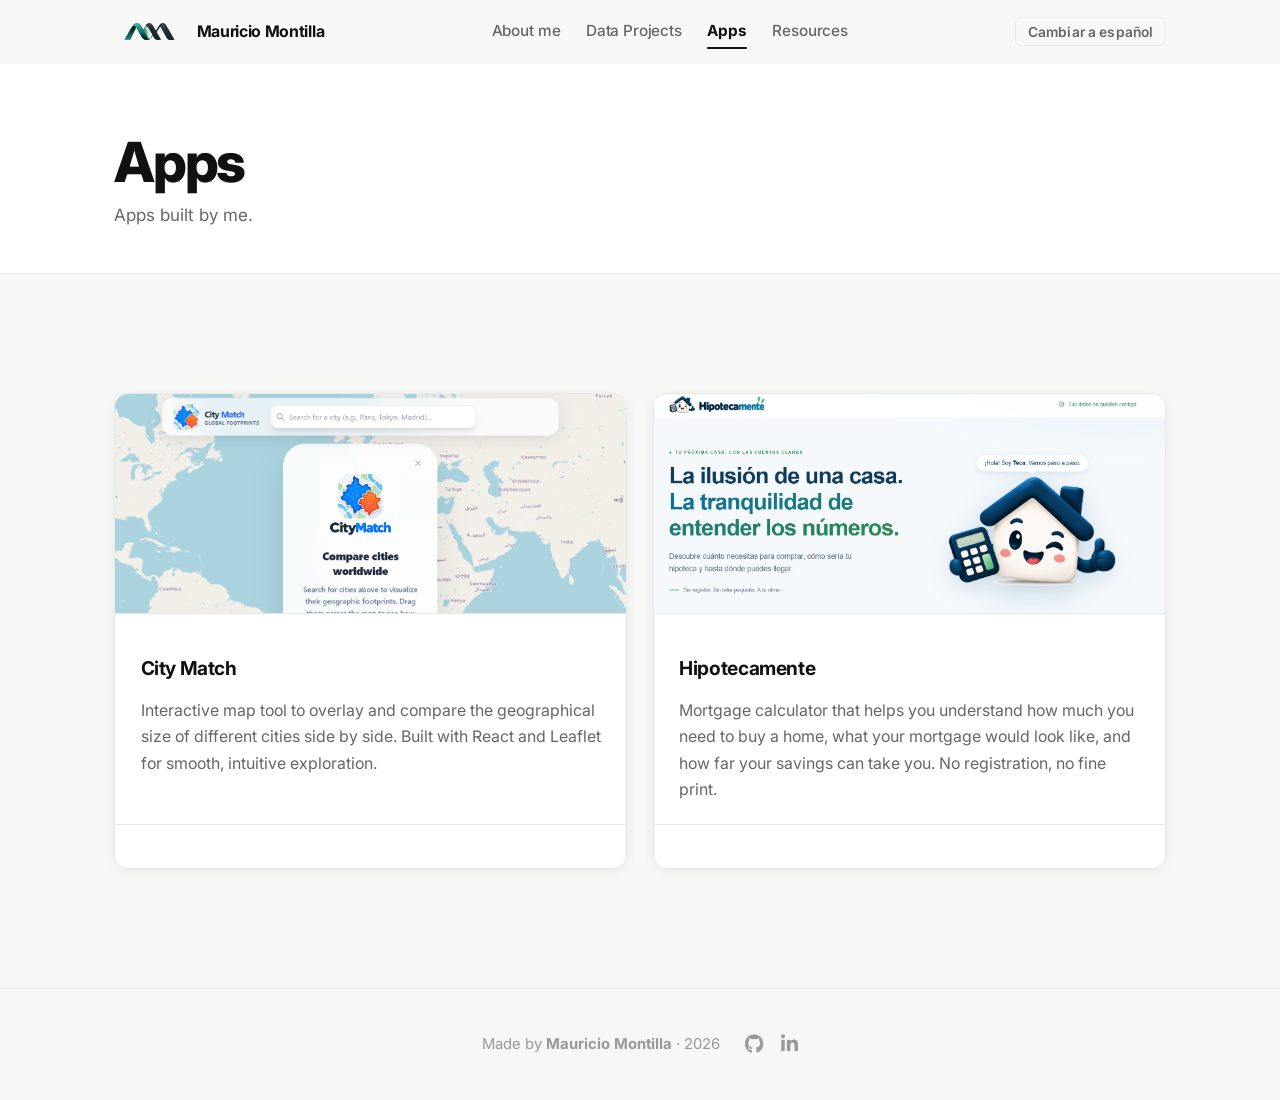
<file: apps.html>
<!DOCTYPE html>
<html lang="en">
<head>
  <meta charset="UTF-8" />
  <meta name="viewport" content="width=device-width, initial-scale=1.0" />
  <meta name="description" content="Mauricio Montilla — Apps & Tools: software built to solve real problems." />
  <meta name="author" content="Mauricio Montilla" />
  <title>Apps & Tools — Mauricio Montilla</title>

  <!-- Google Fonts: Inter -->
  <link rel="preconnect" href="https://fonts.googleapis.com" />
  <link rel="preconnect" href="https://fonts.gstatic.com" crossorigin />
  <link href="https://fonts.googleapis.com/css2?family=Inter:wght@300;400;500;600;700;800;900&display=swap" rel="stylesheet" />

  <!-- FontAwesome 6 -->
  <link rel="stylesheet" href="https://cdnjs.cloudflare.com/ajax/libs/font-awesome/6.5.0/css/all.min.css" integrity="sha512-Avb2QiuDEEvB4bZJYdft2mNjVShBftLdPG8FJ0V7irTLQ8Uo0qcPxh4Plq7G5tGm0rU+1SPhVotteLpBERwOg==" crossorigin="anonymous" referrerpolicy="no-referrer" />

  <!-- AOS — Animate On Scroll -->
  <link rel="stylesheet" href="https://unpkg.com/aos@2.3.1/dist/aos.css" />

  <!-- Site styles -->
  <link rel="stylesheet" href="style.css?v=mobile-menu-fix-2" />
  <link rel="icon" type="image/png" href="personalweblogo.png?v=1" />
</head>
<body>

  <!-- ============================================================
       NAVBAR
  ============================================================ -->
  <header class="navbar" id="navbar">
    <div class="navbar__inner container">

      <!-- Logo / Name -->
      <a href="index.html" class="navbar__logo">
        <img class="navbar__brand-image" src="personalweblogo.png" alt="Mauricio Montilla" width="72" height="34" />
        <span class="navbar__name">Mauricio Montilla</span>
      </a>

      <!-- Desktop nav links -->
      <nav class="navbar__links" aria-label="Main navigation" data-i18n-aria="nav.main">
        <a href="index.html"    class="navbar__link" data-i18n="nav.about">Sobre mí</a>
        <a href="projects.html" class="navbar__link" data-i18n="nav.projects">Data Projects</a>
        <a href="apps.html"     class="navbar__link navbar__link--active" data-i18n="nav.apps">Apps</a>
        <a href="blog.html"     class="navbar__link" data-i18n="nav.blog">Recursos</a>
      </nav>

      <!-- Right controls -->
      <div class="navbar__controls">
        <button class="lang-toggle" id="langToggle" aria-label="Toggle language">
          <span id="langLabel">Cambiar a español</span>
        </button>
        <button class="hamburger" id="hamburger" aria-label="Open menu" data-i18n-aria="nav.menu" aria-expanded="false">
          <span class="hamburger__line"></span>
          <span class="hamburger__line"></span>
          <span class="hamburger__line"></span>
        </button>
      </div>

    </div><!-- /.navbar__inner -->

    <!-- Mobile menu overlay -->
    <div class="mobile-menu" id="mobileMenu" aria-hidden="true">
      <nav class="mobile-menu__links" aria-label="Mobile navigation" data-i18n-aria="nav.mobile">
        <a href="index.html"    class="mobile-menu__link" data-i18n="nav.about">Sobre mí</a>
        <a href="projects.html" class="mobile-menu__link" data-i18n="nav.projects">Data Projects</a>
        <a href="apps.html"     class="mobile-menu__link" data-i18n="nav.apps">Apps</a>
        <a href="blog.html"     class="mobile-menu__link" data-i18n="nav.blog">Recursos</a>
        <button class="lang-toggle lang-toggle--mobile" id="langToggleMobile" aria-label="Toggle language">
          <span id="langLabelMobile">Cambiar a español</span>
        </button>
      </nav>
    </div>
  </header>


  <!-- ============================================================
       PAGE HEADER
  ============================================================ -->
  <div class="page-header">
    <div class="container">
      <h1 class="page-header__title" data-i18n="apps.title">Apps &amp; Tools</h1>
      <p class="page-header__subtitle" data-i18n="apps.subtitle">
        Software I've built to solve real problems.
      </p>
    </div>
  </div>


  <!-- ============================================================
       APPS GRID
  ============================================================ -->
  <main class="section" id="apps-main">
    <div class="container">
      <!-- Cards are rendered by JS -->
      <div class="card-grid card-grid--2col" id="appsGrid"></div>
    </div>
  </main>


  <!-- ============================================================
       FOOTER
  ============================================================ -->
  <footer class="footer">
    <div class="container">
      <div class="footer__inner">
        <p class="footer__text"><span data-i18n="footer.madeBy">Made by</span> <strong>Mauricio Montilla</strong> · 2026</p>
        <div class="footer__social">
          <a href="https://github.com/mauriciomontillagarcia" class="footer__social-link" target="_blank" rel="noopener noreferrer" aria-label="GitHub">
            <i class="fa-brands fa-github" aria-hidden="true"></i>
          </a>
          <a href="https://www.linkedin.com/in/mauricio-montilla-garc%C3%ADa-2953b1206/" class="footer__social-link" target="_blank" rel="noopener noreferrer" aria-label="LinkedIn">
            <i class="fa-brands fa-linkedin-in" aria-hidden="true"></i>
          </a>
        </div>
      </div>
    </div>
  </footer>


  <!-- ============================================================
       SCRIPTS
  ============================================================ -->
  <script src="https://unpkg.com/aos@2.3.1/dist/aos.js"></script>
  <script src="script.js?v=apps-preview-7"></script>

</body>
</html>
</file>
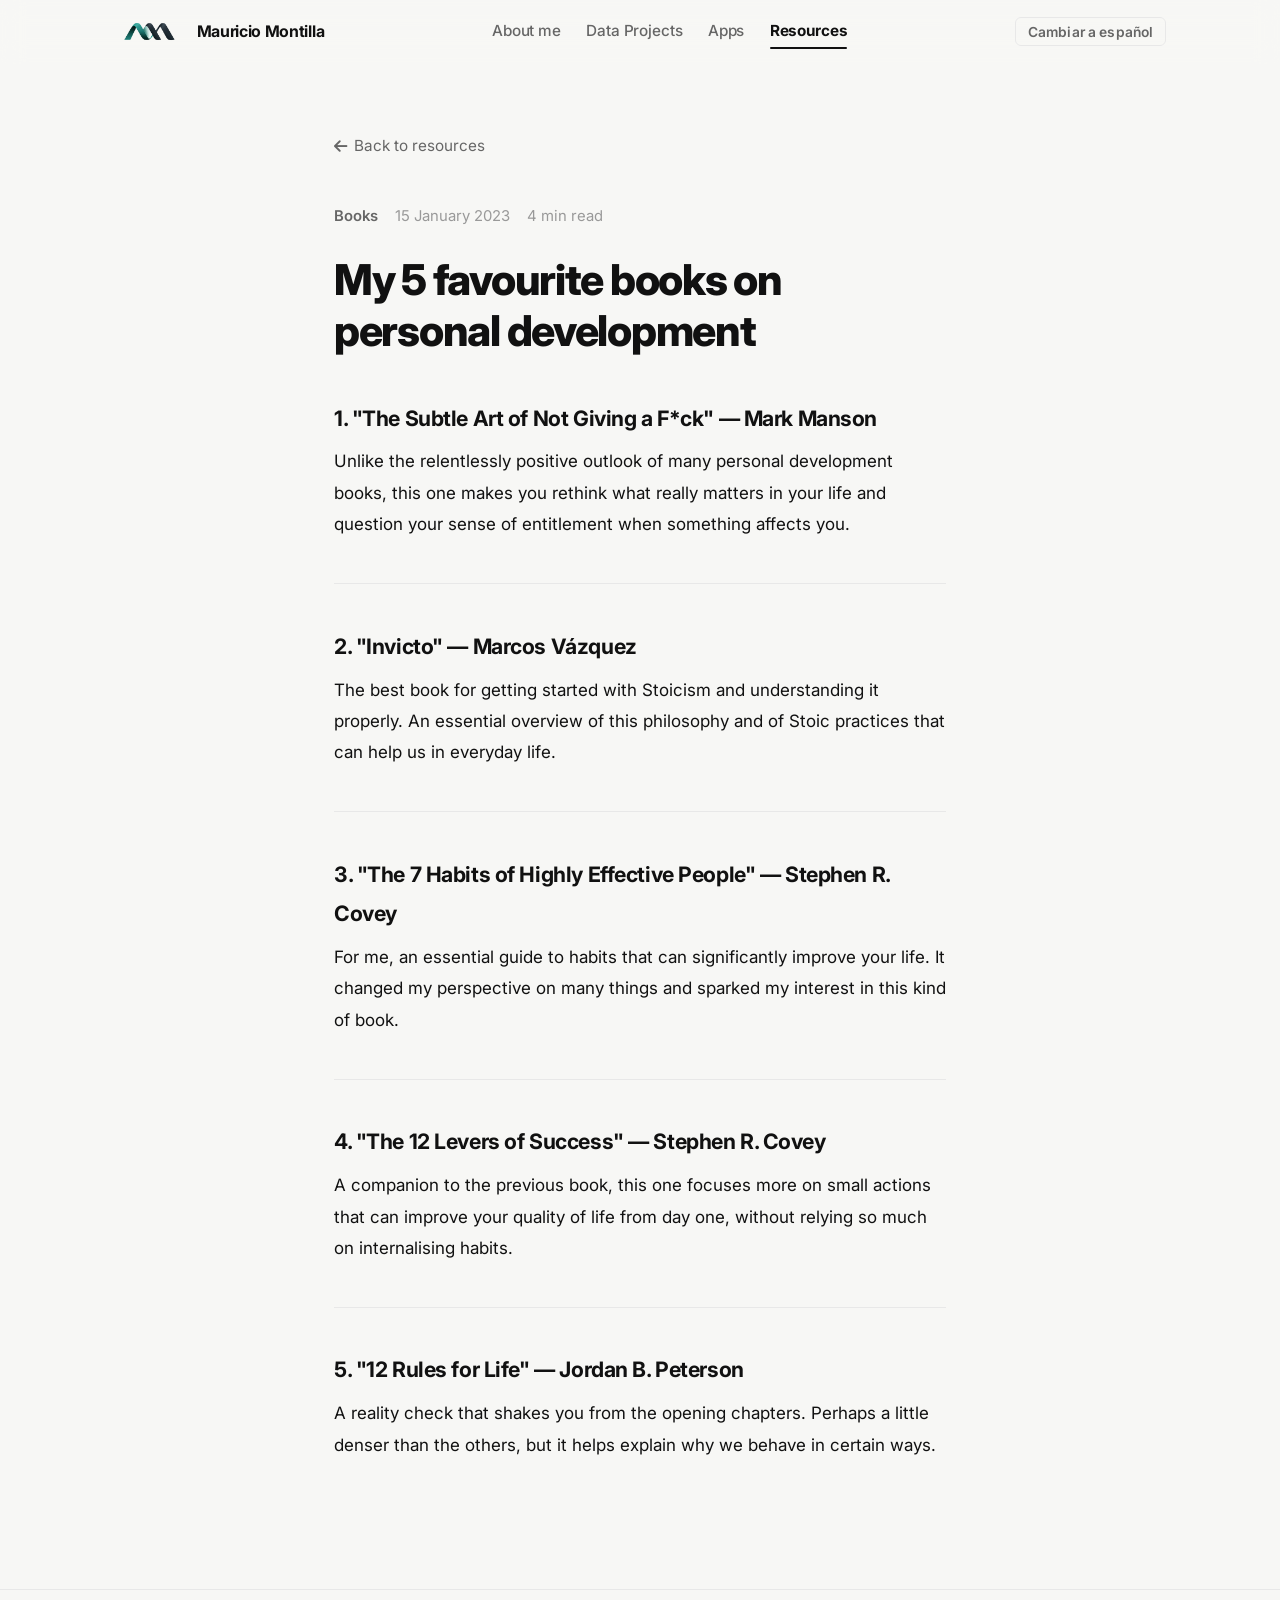
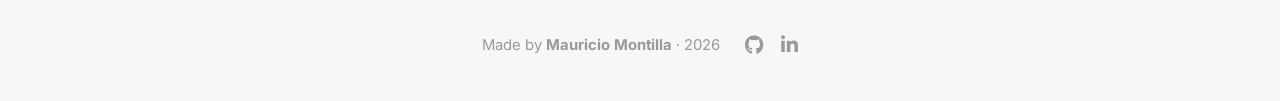
<file: blog-5-libros.html>
<!DOCTYPE html>
<html lang="es">
<head>
  <meta charset="UTF-8" />
  <meta name="viewport" content="width=device-width, initial-scale=1.0" />
  <meta name="description" content="Mis 5 libros favoritos sobre desarrollo personal — Mauricio Montilla" />
  <meta name="author" content="Mauricio Montilla" />
  <title>Mis 5 libros favoritos — Mauricio Montilla</title>

  <!-- Google Fonts: Inter -->
  <link rel="preconnect" href="https://fonts.googleapis.com" />
  <link rel="preconnect" href="https://fonts.gstatic.com" crossorigin />
  <link href="https://fonts.googleapis.com/css2?family=Inter:wght@300;400;500;600;700;800;900&display=swap" rel="stylesheet" />

  <!-- FontAwesome 6 -->
  <link rel="stylesheet" href="https://cdnjs.cloudflare.com/ajax/libs/font-awesome/6.5.0/css/all.min.css" integrity="sha512-Avb2QiuDEEvB4bZJYdft2mNjVShBftLdPG8FJ0V7irTLQ8Uo0qcPxh4Plq7G5tGm0rU+1SPhVotteLpBERwOg==" crossorigin="anonymous" referrerpolicy="no-referrer" />

  <!-- Site styles -->
  <link rel="stylesheet" href="style.css?v=mobile-menu-fix-2" />
  <link rel="icon" type="image/png" href="personalweblogo.png?v=1" />
</head>
<body>

  <!-- ============================================================
       NAVBAR
  ============================================================ -->
  <header class="navbar" id="navbar">
    <div class="navbar__inner container">

      <!-- Logo / Name -->
      <a href="index.html" class="navbar__logo">
        <img class="navbar__brand-image" src="personalweblogo.png" alt="Mauricio Montilla" width="72" height="34" />
        <span class="navbar__name">Mauricio Montilla</span>
      </a>

      <!-- Desktop nav links -->
      <nav class="navbar__links" aria-label="Main navigation" data-i18n-aria="nav.main">
        <a href="index.html"    class="navbar__link" data-i18n="nav.about">Sobre mí</a>
        <a href="projects.html" class="navbar__link" data-i18n="nav.projects">Data Projects</a>
        <a href="apps.html"     class="navbar__link" data-i18n="nav.apps">Apps</a>
        <a href="blog.html"     class="navbar__link navbar__link--active" data-i18n="nav.blog">Recursos</a>
      </nav>

      <!-- Right controls -->
      <div class="navbar__controls">
        <button class="lang-toggle" id="langToggle" aria-label="Toggle language">
          <span id="langLabel">Cambiar a español</span>
        </button>
        <button class="hamburger" id="hamburger" aria-label="Open menu" data-i18n-aria="nav.menu" aria-expanded="false">
          <span class="hamburger__line"></span>
          <span class="hamburger__line"></span>
          <span class="hamburger__line"></span>
        </button>
      </div>

    </div><!-- /.navbar__inner -->

    <!-- Mobile menu overlay -->
    <div class="mobile-menu" id="mobileMenu" aria-hidden="true">
      <nav class="mobile-menu__links" aria-label="Mobile navigation" data-i18n-aria="nav.mobile">
        <a href="index.html"    class="mobile-menu__link" data-i18n="nav.about">Sobre mí</a>
        <a href="projects.html" class="mobile-menu__link" data-i18n="nav.projects">Data Projects</a>
        <a href="apps.html"     class="mobile-menu__link" data-i18n="nav.apps">Apps</a>
        <a href="blog.html"     class="mobile-menu__link" data-i18n="nav.blog">Recursos</a>
        <button class="lang-toggle lang-toggle--mobile" id="langToggleMobile" aria-label="Toggle language">
          <span id="langLabelMobile">Cambiar a español</span>
        </button>
      </nav>
    </div>
  </header>


  <!-- ============================================================
       BLOG POST CONTENT
  ============================================================ -->
  <main>
    <article class="blog-post" data-language="es" lang="es">

      <!-- Back link -->
      <a href="blog.html" class="blog-post__back">
        <i class="fa-solid fa-arrow-left" aria-hidden="true"></i>
        Volver a recursos
      </a>

      <!-- Meta -->
      <div class="blog-post__meta">
        <span class="blog-post__category">Libros</span>
        <span>15 de enero de 2023</span>
        <span>4 min de lectura</span>
      </div>

      <!-- Title -->
      <h1 class="blog-post__title">Mis 5 libros favoritos sobre desarrollo personal</h1>

      <!-- Body -->
      <div class="blog-post__body">

        <h2>1. "El sutil arte de que (casi) todo te importe una mierda" — Mark Manson</h2>
        <p>Alejado de la visión ultrapositivista de muchos libros de desarrollo personal. Te hace replantearte lo que es verdaderamente importante en tu vida y dejar de creerte con derecho a todo cuando te afecte algo.</p>

        <hr class="blog-post__divider" />

        <h2>2. "Invicto" — Marcos Vázquez</h2>
        <p>El mejor libro para iniciarse en el estoicismo y entenderlo bien. Un resumen fundamental de esta filosofía y de prácticas estoicas que nos ayudarán en nuestro día a día.</p>

        <hr class="blog-post__divider" />

        <h2>3. "Los 7 hábitos de la gente altamente efectiva" — Stephen R. Covey</h2>
        <p>Para mí una guía fundamental de los hábitos que harán mejorar tu vida de forma muy considerable. Personalmente, me hizo cambiar mi visión sobre muchas cuestiones y hacer que me interesara por este tipo de libros.</p>

        <hr class="blog-post__divider" />

        <h2>4. "Las 12 palancas del éxito" — Stephen R. Covey</h2>
        <p>Complementario con el anterior, este libro se enfoca más en pequeñas acciones con las que mejorar la calidad de tu vida desde el minuto uno, sin tanta necesidad de interiorizar hábitos.</p>

        <hr class="blog-post__divider" />

        <h2>5. "12 Reglas para vivir" — Jordan B. Peterson</h2>
        <p>Una bofetada de realidad que te sacude desde los primeros capítulos. Quizás un poco más denso que los anteriores, pero hace que veamos el por qué de algunos comportamientos.</p>

      </div><!-- /.blog-post__body -->

    </article>
<article class="blog-post" data-language="en" lang="en" hidden>

      <!-- Back link -->
      <a href="blog.html" class="blog-post__back">
        <i class="fa-solid fa-arrow-left" aria-hidden="true"></i>
        Back to resources
      </a>

      <!-- Meta -->
      <div class="blog-post__meta">
        <span class="blog-post__category">Books</span>
        <span>15 January 2023</span>
        <span>4 min read</span>
      </div>

      <!-- Title -->
      <h1 class="blog-post__title">My 5 favourite books on personal development</h1>

      <!-- Body -->
      <div class="blog-post__body">

        <h2>1. "The Subtle Art of Not Giving a F*ck" — Mark Manson</h2>
        <p>Unlike the relentlessly positive outlook of many personal development books, this one makes you rethink what really matters in your life and question your sense of entitlement when something affects you.</p>

        <hr class="blog-post__divider" />

        <h2>2. "Invicto" — Marcos Vázquez</h2>
        <p>The best book for getting started with Stoicism and understanding it properly. An essential overview of this philosophy and of Stoic practices that can help us in everyday life.</p>

        <hr class="blog-post__divider" />

        <h2>3. "The 7 Habits of Highly Effective People" — Stephen R. Covey</h2>
        <p>For me, an essential guide to habits that can significantly improve your life. It changed my perspective on many things and sparked my interest in this kind of book.</p>

        <hr class="blog-post__divider" />

        <h2>4. "The 12 Levers of Success" — Stephen R. Covey</h2>
        <p>A companion to the previous book, this one focuses more on small actions that can improve your quality of life from day one, without relying so much on internalising habits.</p>

        <hr class="blog-post__divider" />

        <h2>5. "12 Rules for Life" — Jordan B. Peterson</h2>
        <p>A reality check that shakes you from the opening chapters. Perhaps a little denser than the others, but it helps explain why we behave in certain ways.</p>

      </div><!-- /.blog-post__body -->

    </article>
  </main>


  <!-- ============================================================
       FOOTER
  ============================================================ -->
  <footer class="footer">
    <div class="container">
      <div class="footer__inner">
        <p class="footer__text"><span data-i18n="footer.madeBy">Made by</span> <strong>Mauricio Montilla</strong> · 2026</p>
        <div class="footer__social">
          <a href="https://github.com/mauriciomontillagarcia" class="footer__social-link" target="_blank" rel="noopener noreferrer" aria-label="GitHub">
            <i class="fa-brands fa-github" aria-hidden="true"></i>
          </a>
          <a href="https://www.linkedin.com/in/mauricio-montilla-garc%C3%ADa-2953b1206/" class="footer__social-link" target="_blank" rel="noopener noreferrer" aria-label="LinkedIn">
            <i class="fa-brands fa-linkedin-in" aria-hidden="true"></i>
          </a>
        </div>
      </div>
    </div>
  </footer>


  <!-- ============================================================
       SCRIPTS
  ============================================================ -->
  <!-- AOS not needed on this page — no scroll animations -->
  <script src="script.js?v=apps-preview-7"></script>

</body>
</html>
</file>
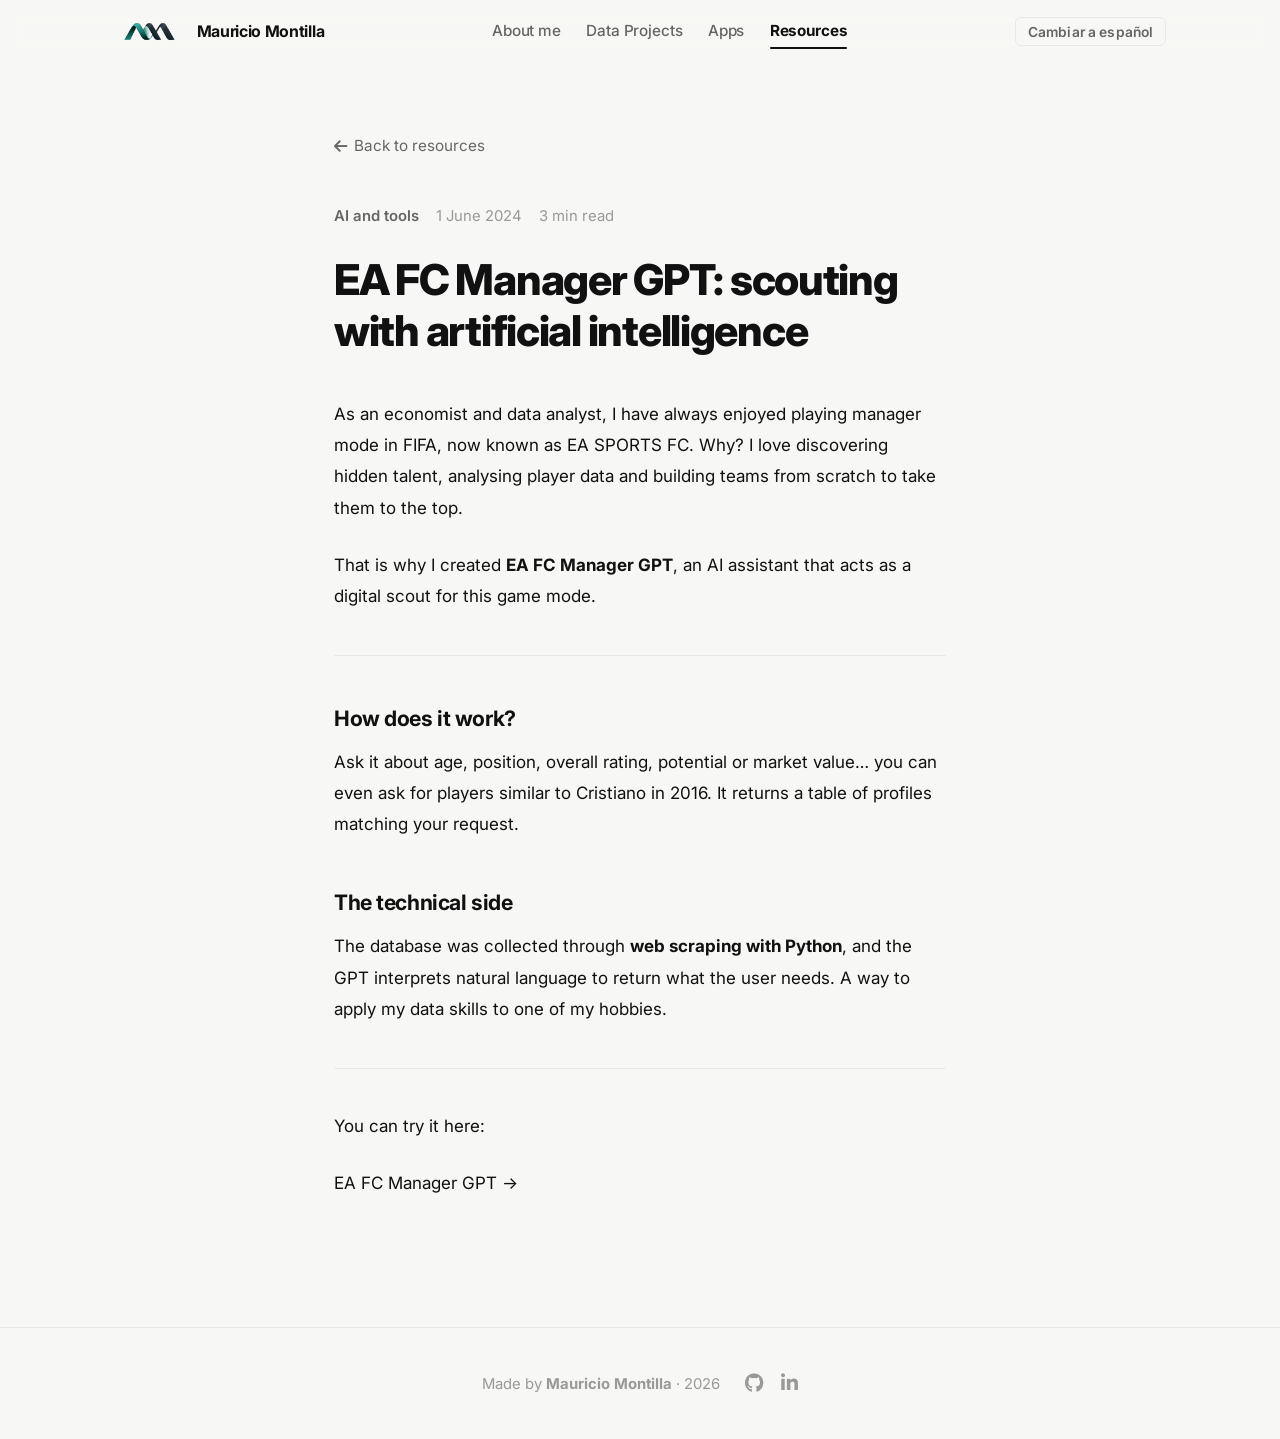
<file: blog-ea-fc-gpt.html>
<!DOCTYPE html>
<html lang="es">
<head>
  <meta charset="UTF-8" />
  <meta name="viewport" content="width=device-width, initial-scale=1.0" />
  <meta name="description" content="EA FC Manager GPT: scouting con inteligencia artificial — Mauricio Montilla" />
  <meta name="author" content="Mauricio Montilla" />
  <title>EA FC Manager GPT — Mauricio Montilla</title>

  <!-- Google Fonts: Inter -->
  <link rel="preconnect" href="https://fonts.googleapis.com" />
  <link rel="preconnect" href="https://fonts.gstatic.com" crossorigin />
  <link href="https://fonts.googleapis.com/css2?family=Inter:wght@300;400;500;600;700;800;900&display=swap" rel="stylesheet" />

  <!-- FontAwesome 6 -->
  <link rel="stylesheet" href="https://cdnjs.cloudflare.com/ajax/libs/font-awesome/6.5.0/css/all.min.css" integrity="sha512-Avb2QiuDEEvB4bZJYdft2mNjVShBftLdPG8FJ0V7irTLQ8Uo0qcPxh4Plq7G5tGm0rU+1SPhVotteLpBERwOg==" crossorigin="anonymous" referrerpolicy="no-referrer" />

  <!-- Site styles -->
  <link rel="stylesheet" href="style.css?v=mobile-menu-fix-2" />
  <link rel="icon" type="image/png" href="personalweblogo.png?v=1" />
</head>
<body>

  <!-- ============================================================
       NAVBAR
  ============================================================ -->
  <header class="navbar" id="navbar">
    <div class="navbar__inner container">

      <!-- Logo / Name -->
      <a href="index.html" class="navbar__logo">
        <img class="navbar__brand-image" src="personalweblogo.png" alt="Mauricio Montilla" width="72" height="34" />
        <span class="navbar__name">Mauricio Montilla</span>
      </a>

      <!-- Desktop nav links -->
      <nav class="navbar__links" aria-label="Main navigation" data-i18n-aria="nav.main">
        <a href="index.html"    class="navbar__link" data-i18n="nav.about">Sobre mí</a>
        <a href="projects.html" class="navbar__link" data-i18n="nav.projects">Data Projects</a>
        <a href="apps.html"     class="navbar__link" data-i18n="nav.apps">Apps</a>
        <a href="blog.html"     class="navbar__link navbar__link--active" data-i18n="nav.blog">Recursos</a>
      </nav>

      <!-- Right controls -->
      <div class="navbar__controls">
        <button class="lang-toggle" id="langToggle" aria-label="Toggle language">
          <span id="langLabel">Cambiar a español</span>
        </button>
        <button class="hamburger" id="hamburger" aria-label="Open menu" data-i18n-aria="nav.menu" aria-expanded="false">
          <span class="hamburger__line"></span>
          <span class="hamburger__line"></span>
          <span class="hamburger__line"></span>
        </button>
      </div>

    </div><!-- /.navbar__inner -->

    <!-- Mobile menu overlay -->
    <div class="mobile-menu" id="mobileMenu" aria-hidden="true">
      <nav class="mobile-menu__links" aria-label="Mobile navigation" data-i18n-aria="nav.mobile">
        <a href="index.html"    class="mobile-menu__link" data-i18n="nav.about">Sobre mí</a>
        <a href="projects.html" class="mobile-menu__link" data-i18n="nav.projects">Data Projects</a>
        <a href="apps.html"     class="mobile-menu__link" data-i18n="nav.apps">Apps</a>
        <a href="blog.html"     class="mobile-menu__link" data-i18n="nav.blog">Recursos</a>
        <button class="lang-toggle lang-toggle--mobile" id="langToggleMobile" aria-label="Toggle language">
          <span id="langLabelMobile">Cambiar a español</span>
        </button>
      </nav>
    </div>
  </header>


  <!-- ============================================================
       BLOG POST CONTENT
  ============================================================ -->
  <main>
    <article class="blog-post" data-language="es" lang="es">

      <!-- Back link -->
      <a href="blog.html" class="blog-post__back">
        <i class="fa-solid fa-arrow-left" aria-hidden="true"></i>
        Volver a recursos
      </a>

      <!-- Meta -->
      <div class="blog-post__meta">
        <span class="blog-post__category">IA y herramientas</span>
        <span>1 de junio de 2024</span>
        <span>3 min de lectura</span>
      </div>

      <!-- Title -->
      <h1 class="blog-post__title">EA FC Manager GPT: scouting con inteligencia artificial</h1>

      <!-- Body -->
      <div class="blog-post__body">

        <p>Como economista y analista de datos, siempre he sido de jugar al modo manager en el FIFA o ahora conocido como EA SPORTS FC. ¿El motivo? Me encanta buscar talento oculto, analizar datos de jugadores y confeccionar equipos desde cero para llevarlos a la élite.</p>

        <p>Por eso he creado <strong>EA FC Manager GPT</strong>, un asistente de IA que funciona como un auténtico scout digital para este modo de juego.</p>

        <hr class="blog-post__divider" />

        <h2>¿Cómo funciona?</h2>

        <p>Le preguntas por edad, posición, media, potencial, valor de mercado… incluso que te indique jugadores parecidos a Cristiano en 2016. Con esto te devuelve directamente una tabla con los perfiles que encajan dentro de lo que le pidas.</p>

        <h2>La parte técnica</h2>

        <p>La base de datos está extraída mediante <strong>scraping con Python</strong>, y el GPT interpreta el lenguaje natural del usuario para devolver justo lo que necesita. Una forma de aplicar mis conocimientos en datos a uno de mis hobbies.</p>

        <hr class="blog-post__divider" />

        <p>Puedes probarlo aquí:</p>
        <p><a href="https://lnkd.in/dM6wEixd" target="_blank" rel="noopener noreferrer">EA FC Manager GPT →</a></p>

      </div><!-- /.blog-post__body -->

    </article>
<article class="blog-post" data-language="en" lang="en" hidden>

      <!-- Back link -->
      <a href="blog.html" class="blog-post__back">
        <i class="fa-solid fa-arrow-left" aria-hidden="true"></i>
        Back to resources
      </a>

      <!-- Meta -->
      <div class="blog-post__meta">
        <span class="blog-post__category">AI and tools</span>
        <span>1 June 2024</span>
        <span>3 min read</span>
      </div>

      <!-- Title -->
      <h1 class="blog-post__title">EA FC Manager GPT: scouting with artificial intelligence</h1>

      <!-- Body -->
      <div class="blog-post__body">

        <p>As an economist and data analyst, I have always enjoyed playing manager mode in FIFA, now known as EA SPORTS FC. Why? I love discovering hidden talent, analysing player data and building teams from scratch to take them to the top.</p>

        <p>That is why I created <strong>EA FC Manager GPT</strong>, an AI assistant that acts as a digital scout for this game mode.</p>

        <hr class="blog-post__divider" />

        <h2>How does it work?</h2>

        <p>Ask it about age, position, overall rating, potential or market value… you can even ask for players similar to Cristiano in 2016. It returns a table of profiles matching your request.</p>

        <h2>The technical side</h2>

        <p>The database was collected through <strong>web scraping with Python</strong>, and the GPT interprets natural language to return what the user needs. A way to apply my data skills to one of my hobbies.</p>

        <hr class="blog-post__divider" />

        <p>You can try it here:</p>
        <p><a href="https://lnkd.in/dM6wEixd" target="_blank" rel="noopener noreferrer">EA FC Manager GPT →</a></p>

      </div><!-- /.blog-post__body -->

    </article>
  </main>


  <!-- ============================================================
       FOOTER
  ============================================================ -->
  <footer class="footer">
    <div class="container">
      <div class="footer__inner">
        <p class="footer__text"><span data-i18n="footer.madeBy">Made by</span> <strong>Mauricio Montilla</strong> · 2026</p>
        <div class="footer__social">
          <a href="https://github.com/mauriciomontillagarcia" class="footer__social-link" target="_blank" rel="noopener noreferrer" aria-label="GitHub">
            <i class="fa-brands fa-github" aria-hidden="true"></i>
          </a>
          <a href="https://www.linkedin.com/in/mauricio-montilla-garc%C3%ADa-2953b1206/" class="footer__social-link" target="_blank" rel="noopener noreferrer" aria-label="LinkedIn">
            <i class="fa-brands fa-linkedin-in" aria-hidden="true"></i>
          </a>
        </div>
      </div>
    </div>
  </footer>


  <!-- ============================================================
       SCRIPTS
  ============================================================ -->
  <script src="script.js?v=apps-preview-7"></script>

</body>
</html>
</file>
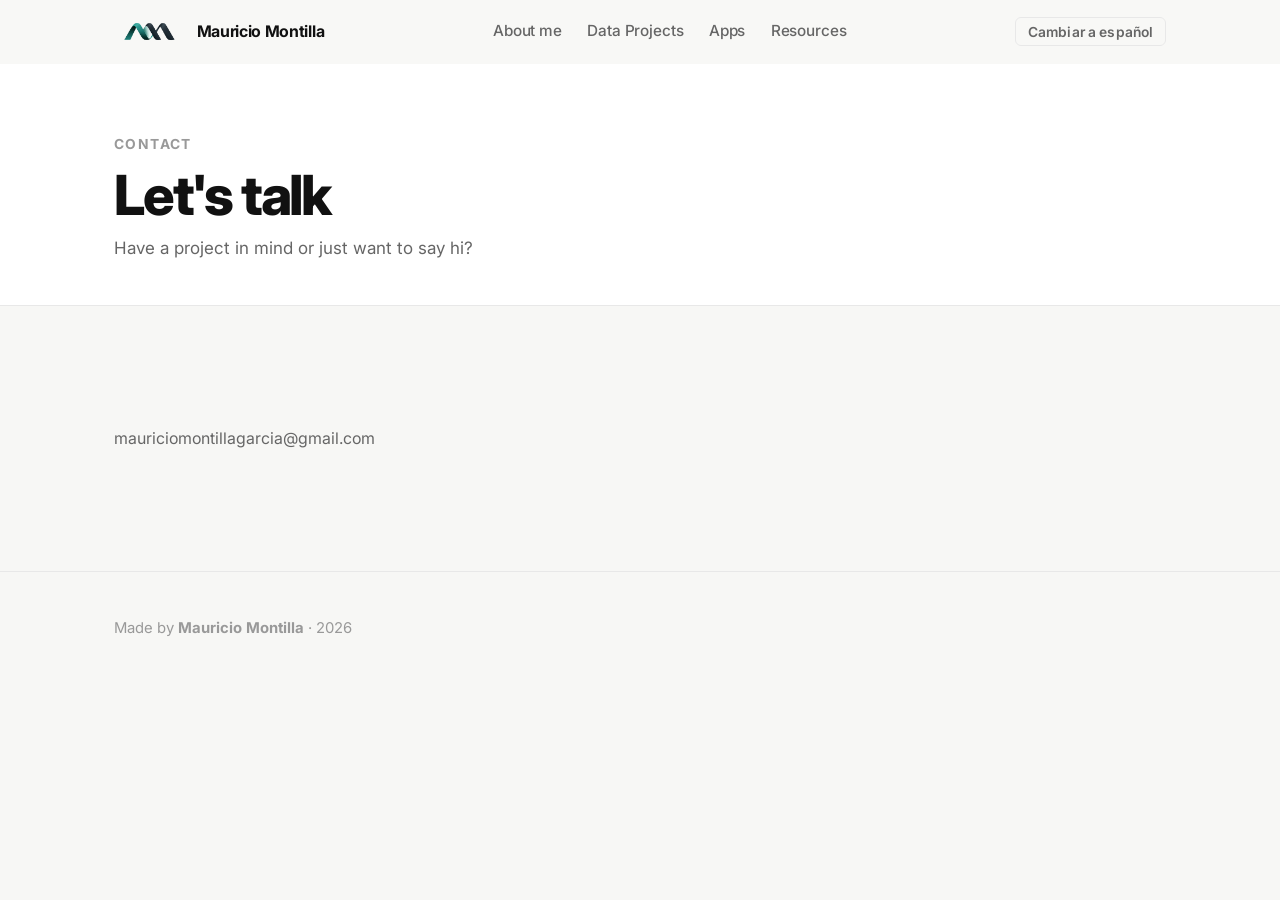
<file: contact.html>
<!DOCTYPE html>
<html lang="en">
<head>
  <meta charset="UTF-8" />
  <meta name="viewport" content="width=device-width, initial-scale=1.0" />
  <meta name="description" content="Mauricio Montilla — Contact: get in touch for projects or collaboration." />
  <meta name="author" content="Mauricio Montilla" />
  <title>Contact — Mauricio Montilla</title>

  <!-- Google Fonts: Inter -->
  <link rel="preconnect" href="https://fonts.googleapis.com" />
  <link rel="preconnect" href="https://fonts.gstatic.com" crossorigin />
  <link href="https://fonts.googleapis.com/css2?family=Inter:wght@300;400;500;600;700;800;900&display=swap" rel="stylesheet" />

  <!-- FontAwesome 6 -->
  <link rel="stylesheet" href="https://cdnjs.cloudflare.com/ajax/libs/font-awesome/6.5.0/css/all.min.css" integrity="sha512-Avb2QiuDEEvB4bZJYdft2mNjVShBftLdPG8FJ0V7irTLQ8Uo0qcPxh4Plq7G5tGm0rU+1SPhVotteLpBERwOg==" crossorigin="anonymous" referrerpolicy="no-referrer" />

  <!-- AOS — Animate On Scroll -->
  <link rel="stylesheet" href="https://unpkg.com/aos@2.3.1/dist/aos.css" />

  <!-- Site styles -->
  <link rel="stylesheet" href="style.css?v=mobile-menu-fix-2" />
  <link rel="icon" type="image/png" href="personalweblogo.png?v=1" />
</head>
<body>

  <!-- ============================================================
       NAVBAR
  ============================================================ -->
  <header class="navbar" id="navbar">
    <div class="navbar__inner container">

      <!-- Logo / Name -->
      <a href="index.html" class="navbar__logo">
        <img class="navbar__brand-image" src="personalweblogo.png" alt="Mauricio Montilla" width="72" height="34" />
        <span class="navbar__name">Mauricio Montilla</span>
      </a>

      <!-- Desktop nav links -->
      <nav class="navbar__links" aria-label="Main navigation" data-i18n-aria="nav.main">
        <a href="index.html"    class="navbar__link" data-i18n="nav.about">Sobre mí</a>
        <a href="projects.html" class="navbar__link" data-i18n="nav.projects">Data Projects</a>
        <a href="apps.html"     class="navbar__link" data-i18n="nav.apps">Apps</a>
        <a href="blog.html"     class="navbar__link" data-i18n="nav.blog">Recursos</a>
      </nav>

      <!-- Right controls -->
      <div class="navbar__controls">
        <button class="lang-toggle" id="langToggle" aria-label="Toggle language">
          <span id="langLabel">Cambiar a español</span>
        </button>
        <button class="hamburger" id="hamburger" aria-label="Open menu" data-i18n-aria="nav.menu" aria-expanded="false">
          <span class="hamburger__line"></span>
          <span class="hamburger__line"></span>
          <span class="hamburger__line"></span>
        </button>
      </div>

    </div><!-- /.navbar__inner -->

    <!-- Mobile menu overlay -->
    <div class="mobile-menu" id="mobileMenu" aria-hidden="true">
      <nav class="mobile-menu__links" aria-label="Mobile navigation" data-i18n-aria="nav.mobile">
        <a href="index.html"    class="mobile-menu__link" data-i18n="nav.about">Sobre mí</a>
        <a href="projects.html" class="mobile-menu__link" data-i18n="nav.projects">Data Projects</a>
        <a href="apps.html"     class="mobile-menu__link" data-i18n="nav.apps">Apps</a>
        <a href="blog.html"     class="mobile-menu__link" data-i18n="nav.blog">Recursos</a>
        <button class="lang-toggle lang-toggle--mobile" id="langToggleMobile" aria-label="Toggle language">
          <span id="langLabelMobile">Cambiar a español</span>
        </button>
      </nav>
    </div>
  </header>


  <!-- ============================================================
       PAGE HEADER
  ============================================================ -->
  <div class="page-header">
    <div class="container">
      <p class="section__label" data-i18n="contact.label">Contact</p>
      <h1 class="page-header__title" data-i18n="contact.title">Let's talk</h1>
      <p class="page-header__subtitle" data-i18n="contact.subtitle">
        Have a project in mind or just want to say hi?
      </p>
    </div>
  </div>


  <!-- ============================================================
       CONTACT CONTENT
  ============================================================ -->
  <main class="section" id="contact-main">
    <div class="container">

      <p class="contact__info-text">mauriciomontillagarcia@gmail.com</p>

    </div>
  </main>


  <!-- ============================================================
       FOOTER
  ============================================================ -->
  <footer class="footer">
    <div class="container">
      <p class="footer__text">
        <span data-i18n="footer.madeBy">Made by</span>
        <strong> Mauricio Montilla</strong> · <span id="footerYear"></span>
      </p>
    </div>
  </footer>


  <!-- ============================================================
       SCRIPTS
  ============================================================ -->
  <script src="https://unpkg.com/aos@2.3.1/dist/aos.js"></script>
  <script src="script.js?v=apps-preview-7"></script>

</body>
</html>
</file>
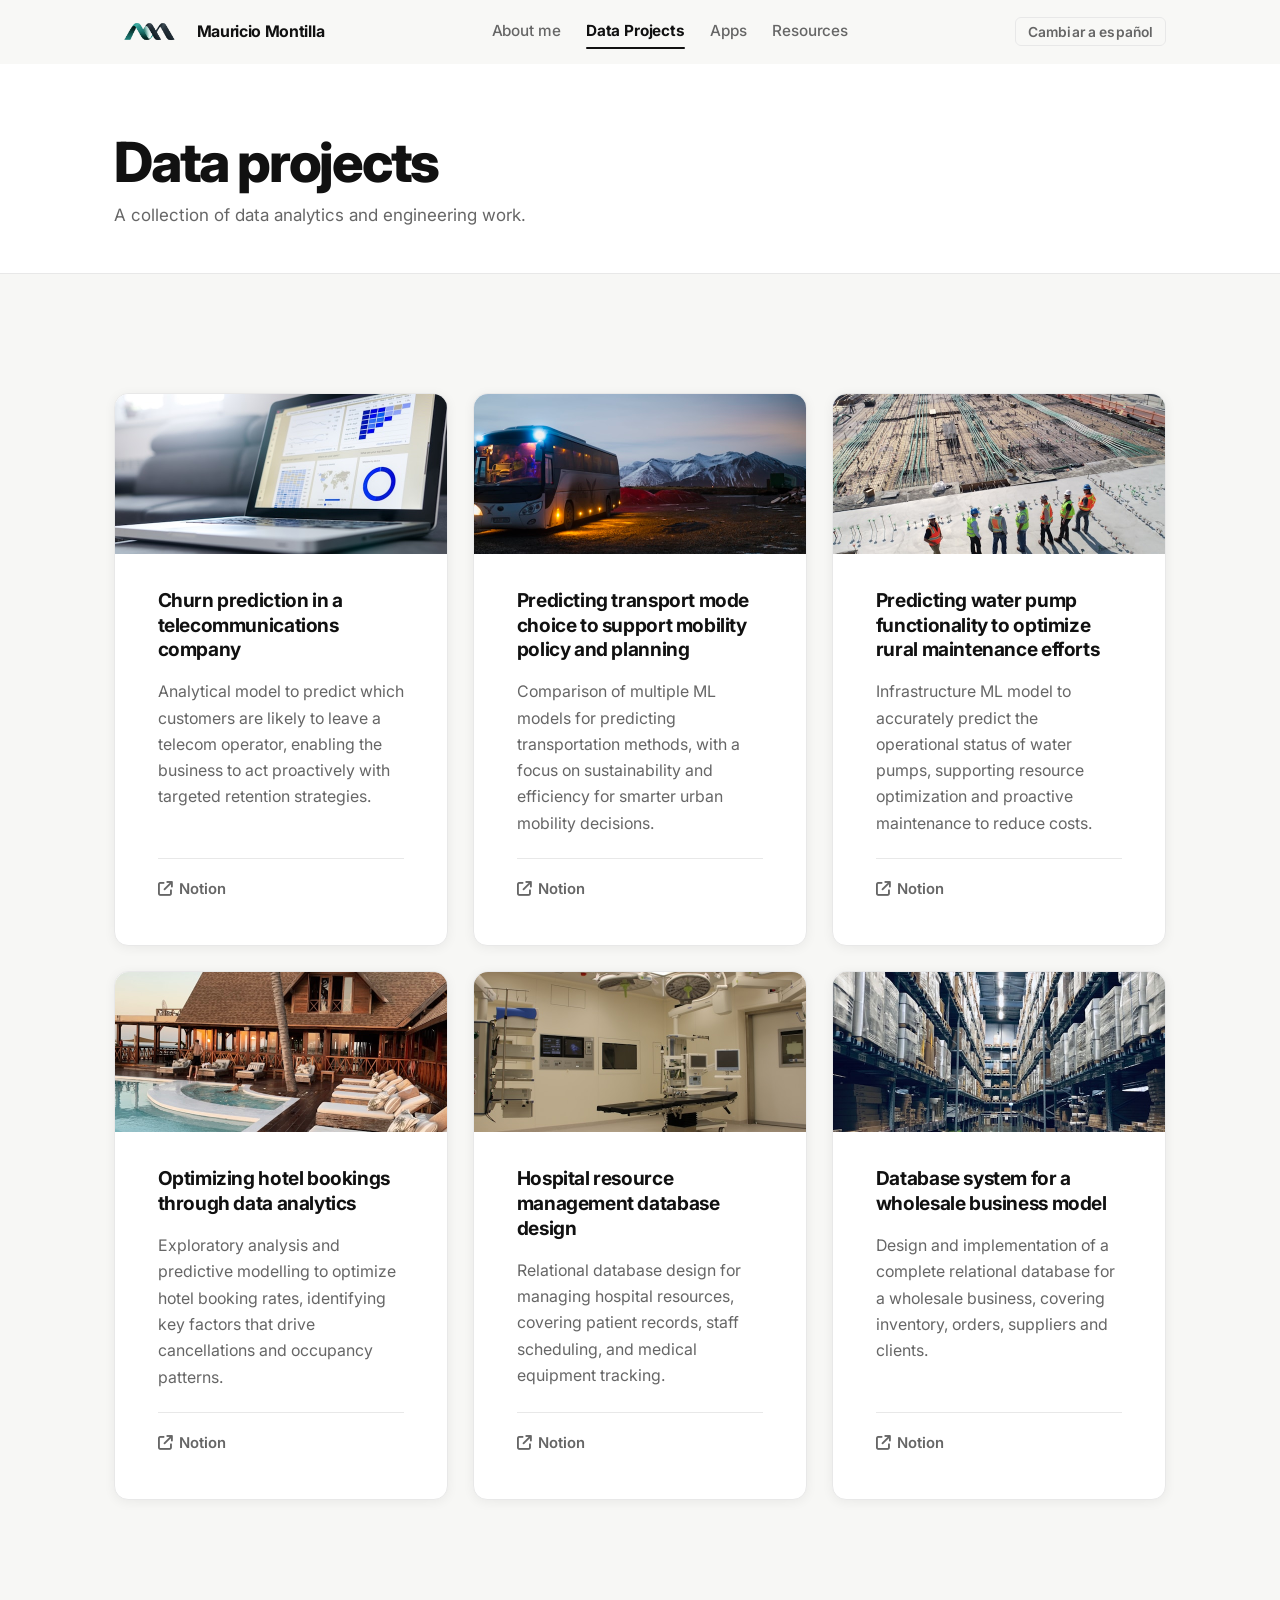
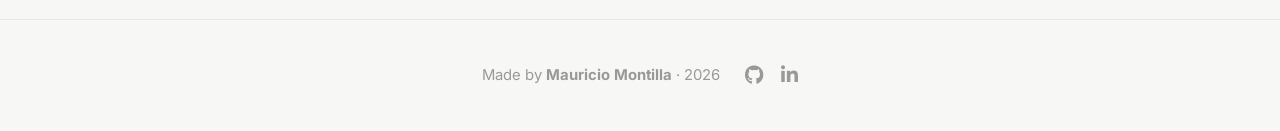
<file: projects.html>
<!DOCTYPE html>
<html lang="en">
<head>
  <meta charset="UTF-8" />
  <meta name="viewport" content="width=device-width, initial-scale=1.0" />
  <meta name="description" content="Mauricio Montilla — Data Projects: machine learning, analytics, and engineering work." />
  <meta name="author" content="Mauricio Montilla" />
  <title>Projects — Mauricio Montilla</title>

  <!-- Google Fonts: Inter -->
  <link rel="preconnect" href="https://fonts.googleapis.com" />
  <link rel="preconnect" href="https://fonts.gstatic.com" crossorigin />
  <link href="https://fonts.googleapis.com/css2?family=Inter:wght@300;400;500;600;700;800;900&display=swap" rel="stylesheet" />

  <!-- FontAwesome 6 -->
  <link rel="stylesheet" href="https://cdnjs.cloudflare.com/ajax/libs/font-awesome/6.5.0/css/all.min.css" integrity="sha512-Avb2QiuDEEvB4bZJYdft2mNjVShBftLdPG8FJ0V7irTLQ8Uo0qcPxh4Plq7G5tGm0rU+1SPhVotteLpBERwOg==" crossorigin="anonymous" referrerpolicy="no-referrer" />

  <!-- AOS — Animate On Scroll -->
  <link rel="stylesheet" href="https://unpkg.com/aos@2.3.1/dist/aos.css" />

  <!-- Site styles -->
  <link rel="stylesheet" href="style.css?v=mobile-menu-fix-2" />
  <link rel="icon" type="image/png" href="personalweblogo.png?v=1" />
</head>
<body>

  <!-- ============================================================
       NAVBAR
  ============================================================ -->
  <header class="navbar" id="navbar">
    <div class="navbar__inner container">

      <!-- Logo / Name -->
      <a href="index.html" class="navbar__logo">
        <img class="navbar__brand-image" src="personalweblogo.png" alt="Mauricio Montilla" width="72" height="34" />
        <span class="navbar__name">Mauricio Montilla</span>
      </a>

      <!-- Desktop nav links -->
      <nav class="navbar__links" aria-label="Main navigation" data-i18n-aria="nav.main">
        <a href="index.html"    class="navbar__link" data-i18n="nav.about">Sobre mí</a>
        <a href="projects.html" class="navbar__link navbar__link--active" data-i18n="nav.projects">Data Projects</a>
        <a href="apps.html"     class="navbar__link" data-i18n="nav.apps">Apps</a>
        <a href="blog.html"     class="navbar__link" data-i18n="nav.blog">Recursos</a>
      </nav>

      <!-- Right controls -->
      <div class="navbar__controls">
        <button class="lang-toggle" id="langToggle" aria-label="Toggle language">
          <span id="langLabel">Cambiar a español</span>
        </button>
        <button class="hamburger" id="hamburger" aria-label="Open menu" data-i18n-aria="nav.menu" aria-expanded="false">
          <span class="hamburger__line"></span>
          <span class="hamburger__line"></span>
          <span class="hamburger__line"></span>
        </button>
      </div>

    </div><!-- /.navbar__inner -->

    <!-- Mobile menu overlay -->
    <div class="mobile-menu" id="mobileMenu" aria-hidden="true">
      <nav class="mobile-menu__links" aria-label="Mobile navigation" data-i18n-aria="nav.mobile">
        <a href="index.html"    class="mobile-menu__link" data-i18n="nav.about">Sobre mí</a>
        <a href="projects.html" class="mobile-menu__link" data-i18n="nav.projects">Data Projects</a>
        <a href="apps.html"     class="mobile-menu__link" data-i18n="nav.apps">Apps</a>
        <a href="blog.html"     class="mobile-menu__link" data-i18n="nav.blog">Recursos</a>
        <button class="lang-toggle lang-toggle--mobile" id="langToggleMobile" aria-label="Toggle language">
          <span id="langLabelMobile">Cambiar a español</span>
        </button>
      </nav>
    </div>
  </header>


  <!-- ============================================================
       PAGE HEADER
  ============================================================ -->
  <div class="page-header">
    <div class="container">
      <h1 class="page-header__title" data-i18n="portfolio.title">Data Projects</h1>
      <p class="page-header__subtitle" data-i18n="portfolio.subtitle">
        A collection of data analytics and engineering work.
      </p>
    </div>
  </div>


  <!-- ============================================================
       PROJECTS GRID
  ============================================================ -->
  <main class="section" id="projects-main">
    <div class="container">
      <!-- Cards are rendered by JS -->
      <div class="card-grid" id="projectsGrid"></div>
    </div>
  </main>


  <!-- ============================================================
       FOOTER
  ============================================================ -->
  <footer class="footer">
    <div class="container">
      <div class="footer__inner">
        <p class="footer__text"><span data-i18n="footer.madeBy">Made by</span> <strong>Mauricio Montilla</strong> · 2026</p>
        <div class="footer__social">
          <a href="https://github.com/mauriciomontillagarcia" class="footer__social-link" target="_blank" rel="noopener noreferrer" aria-label="GitHub">
            <i class="fa-brands fa-github" aria-hidden="true"></i>
          </a>
          <a href="https://www.linkedin.com/in/mauricio-montilla-garc%C3%ADa-2953b1206/" class="footer__social-link" target="_blank" rel="noopener noreferrer" aria-label="LinkedIn">
            <i class="fa-brands fa-linkedin-in" aria-hidden="true"></i>
          </a>
        </div>
      </div>
    </div>
  </footer>


  <!-- ============================================================
       SCRIPTS
  ============================================================ -->
  <script src="https://unpkg.com/aos@2.3.1/dist/aos.js"></script>
  <script src="script.js?v=apps-preview-7"></script>

</body>
</html>
</file>
<file: style.css>
/* ============================================================
   MAURI ORTEGA — Personal Website
   style.css
   Minimalist aesthetic inspired by Easlo.co
   ============================================================ */


/* ------------------------------------------------------------
   1. CSS CUSTOM PROPERTIES (Design Tokens)
   ------------------------------------------------------------ */
:root {
  /* Colors */
  --color-bg:          #f7f7f5;
  --color-surface:     #ffffff;
  --color-text-primary: #111111;
  --color-text-secondary: #666666;
  --color-text-muted:  #999999;
  --color-accent:      #111111;
  --color-border:      #e8e8e8;
  --color-tag-bg:      #f0f0ee;
  --color-tag-text:    #444444;
  --color-badge-bg:    #edfaf0;
  --color-badge-dot:   #22c55e;

  /* Typography */
  --font-family:       'Inter', -apple-system, BlinkMacSystemFont, 'Segoe UI', sans-serif;
  --font-size-base:    17px;
  --line-height-body:  1.75;

  /* Spacing */
  --space-xs:   0.25rem;
  --space-sm:   0.5rem;
  --space-md:   1rem;
  --space-lg:   1.5rem;
  --space-xl:   2.5rem;
  --space-2xl:  4rem;
  --space-3xl:  6rem;
  --space-section: 7rem;

  /* Layout */
  --container-max:  1120px;
  --container-pad:  1.5rem;

  /* Cards */
  --card-radius:    14px;
  --card-shadow:    0 2px 12px rgba(0, 0, 0, 0.06);
  --card-shadow-hover: 0 8px 32px rgba(0, 0, 0, 0.12);

  /* Navbar */
  --navbar-height:  64px;

  /* Transitions */
  --transition-fast:   150ms ease;
  --transition-base:   250ms ease;
  --transition-slow:   400ms ease;
}


/* ------------------------------------------------------------
   2. CSS RESET & BASE
   ------------------------------------------------------------ */
*,
*::before,
*::after {
  box-sizing: border-box;
  margin: 0;
  padding: 0;
}

html {
  scroll-behavior: smooth;
  scroll-padding-top: var(--navbar-height);
  font-size: var(--font-size-base);
  -webkit-text-size-adjust: 100%;
}

body {
  font-family: var(--font-family);
  background-color: var(--color-bg);
  color: var(--color-text-primary);
  line-height: var(--line-height-body);
  -webkit-font-smoothing: antialiased;
  -moz-osx-font-smoothing: grayscale;
  overflow-x: hidden;
}

/* Prevent body scroll when mobile menu is open */
body.menu-open {
  overflow: hidden;
}

img, svg, video {
  display: block;
  max-width: 100%;
}

a {
  color: inherit;
  text-decoration: none;
}

button {
  font-family: var(--font-family);
  cursor: pointer;
  border: none;
  background: none;
}

ul, ol {
  list-style: none;
}

input, textarea, select {
  font-family: var(--font-family);
}


/* ------------------------------------------------------------
   3. UTILITY CLASSES
   ------------------------------------------------------------ */
.container {
  max-width: var(--container-max);
  margin-inline: auto;
  padding-inline: var(--container-pad);
}

.sr-only {
  position: absolute;
  width: 1px;
  height: 1px;
  padding: 0;
  margin: -1px;
  overflow: hidden;
  clip: rect(0, 0, 0, 0);
  white-space: nowrap;
  border: 0;
}


/* ------------------------------------------------------------
   4. BUTTONS
   ------------------------------------------------------------ */
.btn {
  display: inline-flex;
  align-items: center;
  gap: var(--space-sm);
  padding: 0.75rem 1.625rem;
  border-radius: 8px;
  font-size: 0.9375rem;
  font-weight: 600;
  letter-spacing: -0.01em;
  transition: all var(--transition-base);
  white-space: nowrap;
  cursor: pointer;
  text-decoration: none;
}

/* Primary — filled black */
.btn--primary {
  background-color: var(--color-accent);
  color: #ffffff;
  border: 2px solid var(--color-accent);
}
.btn--primary:hover {
  background-color: #333333;
  border-color: #333333;
  transform: translateY(-1px);
}
.btn--primary:active {
  transform: translateY(0);
}

/* Ghost — outlined */
.btn--ghost {
  background-color: transparent;
  color: var(--color-text-primary);
  border: 2px solid var(--color-border);
}
.btn--ghost:hover {
  border-color: #bbbbbb;
  background-color: var(--color-surface);
  transform: translateY(-1px);
}

/* Full-width variant */
.btn--full {
  width: 100%;
  justify-content: center;
}

/* Small variant */
.btn--sm {
  padding: 0.5rem 1rem;
  font-size: 0.875rem;
  border-radius: 6px;
}


/* ------------------------------------------------------------
   5. NAVBAR
   ------------------------------------------------------------ */
.navbar {
  position: fixed;
  top: 0;
  left: 0;
  right: 0;
  z-index: 100;
  height: var(--navbar-height);
  background-color: rgba(247, 247, 245, 0.88);
  backdrop-filter: blur(12px);
  -webkit-backdrop-filter: blur(12px);
  border-bottom: 1px solid transparent;
  transition: border-color var(--transition-base), background-color var(--transition-base);
}

/* Scrolled state — adds visible border */
.navbar.scrolled {
  border-bottom-color: var(--color-border);
}

.navbar__inner {
  display: flex;
  align-items: center;
  justify-content: space-between;
  height: 100%;
}

/* Logo */
.navbar__logo {
  display: flex;
  align-items: center;
  gap: 0.625rem;
  text-decoration: none;
  flex-shrink: 0;
}

.navbar__brand-image {
  display: block;
  width: 72px;
  height: 34px;
  object-fit: contain;
  flex-shrink: 0;
}

.navbar__name {
  font-size: 0.9375rem;
  font-weight: 700;
  letter-spacing: -0.02em;
  color: var(--color-text-primary);
}

/* Desktop nav links */
.navbar__links {
  display: flex;
  align-items: center;
  gap: var(--space-lg);
}

.navbar__link {
  font-size: 0.9rem;
  font-weight: 500;
  color: var(--color-text-secondary);
  transition: color var(--transition-fast);
  letter-spacing: -0.01em;
}
.navbar__link:hover {
  color: var(--color-text-primary);
}

/* Right controls group */
.navbar__controls {
  display: flex;
  align-items: center;
  gap: var(--space-md);
}

/* Language toggle button */
.lang-toggle {
  font-size: 0.8125rem;
  font-weight: 600;
  letter-spacing: 0.01em;
  color: var(--color-text-secondary);
  padding: 0.3125rem 0.6875rem;
  border-radius: 6px;
  border: 1.5px solid var(--color-border);
  background: transparent;
  cursor: pointer;
  transition: all var(--transition-fast);
}
.lang-toggle:hover {
  color: var(--color-text-primary);
  border-color: #bbbbbb;
}

/* Hamburger button (mobile only) */
.hamburger {
  display: none;
  flex-direction: column;
  justify-content: center;
  gap: 5px;
  width: 36px;
  height: 36px;
  padding: 4px;
  border-radius: 6px;
  background: transparent;
  border: none;
  cursor: pointer;
  transition: background var(--transition-fast);
}
.hamburger:hover {
  background-color: var(--color-tag-bg);
}
.hamburger__line {
  display: block;
  width: 100%;
  height: 2px;
  background-color: var(--color-text-primary);
  border-radius: 2px;
  transition: all var(--transition-base);
  transform-origin: center;
}

/* Hamburger → X animation */
.hamburger.is-active .hamburger__line:nth-child(1) {
  transform: translateY(7px) rotate(45deg);
}
.hamburger.is-active .hamburger__line:nth-child(2) {
  opacity: 0;
  transform: scaleX(0);
}
.hamburger.is-active .hamburger__line:nth-child(3) {
  transform: translateY(-7px) rotate(-45deg);
}


/* ------------------------------------------------------------
   6. MOBILE MENU
   ------------------------------------------------------------ */
.mobile-menu {
  position: fixed;
  top: var(--navbar-height);
  left: 0;
  right: 0;
  bottom: 0;
  height: calc(100vh - var(--navbar-height));
  height: calc(100svh - var(--navbar-height));
  background-color: var(--color-bg);
  z-index: 99;
  display: flex;
  flex-direction: column;
  padding: var(--space-xl) var(--container-pad);
  transform: translateX(100%);
  transition: transform var(--transition-slow) cubic-bezier(0.4, 0, 0.2, 1);
  overflow-y: auto;
  -webkit-overflow-scrolling: touch;
}

.mobile-menu.is-open {
  transform: translateX(0);
}

.mobile-menu__links {
  display: flex;
  flex-direction: column;
  gap: var(--space-lg);
  padding-top: var(--space-md);
}

.mobile-menu__link {
  font-size: 1.625rem;
  font-weight: 700;
  letter-spacing: -0.03em;
  color: var(--color-text-primary);
  transition: color var(--transition-fast);
  border-bottom: 1px solid var(--color-border);
  padding-bottom: var(--space-lg);
}
.mobile-menu__link:hover {
  color: var(--color-text-secondary);
}

.lang-toggle--mobile {
  margin-top: var(--space-md);
  width: fit-content;
  font-size: 0.875rem;
}


/* ------------------------------------------------------------
   7. HERO SECTION
   ------------------------------------------------------------ */
.hero {
  min-height: auto;
  display: flex;
  align-items: center;
  padding-top: var(--navbar-height);
  position: relative;
  overflow: hidden;
}

/* Subtle grid background pattern */
.hero::before {
  content: '';
  position: absolute;
  inset: 0;
  background-image:
    linear-gradient(var(--color-border) 1px, transparent 1px),
    linear-gradient(90deg, var(--color-border) 1px, transparent 1px);
  background-size: 48px 48px;
  opacity: 0.5;
  pointer-events: none;
  mask-image: radial-gradient(ellipse 80% 70% at 50% 0%, black 30%, transparent 100%);
  -webkit-mask-image: radial-gradient(ellipse 80% 70% at 50% 0%, black 30%, transparent 100%);
}

.hero__inner {
  position: relative;
  z-index: 1;
  padding-block: var(--space-3xl);
}

.hero__content {
  max-width: 760px;
}

/* Avatar */
.hero__avatar-wrap {
  margin-bottom: var(--space-lg);
}

.hero__avatar {
  width: 88px;
  height: 88px;
  border-radius: 50%;
  object-fit: cover;
  object-position: center top;
  border: 3px solid var(--color-border);
  box-shadow: 0 4px 20px rgba(0, 0, 0, 0.10);
  display: block;
}

/* Availability badge */
.hero__badge {
  display: inline-flex;
  align-items: center;
  gap: 0.5rem;
  background-color: var(--color-badge-bg);
  border: 1px solid #bbf7d0;
  border-radius: 100px;
  padding: 0.3125rem 0.875rem;
  font-size: 0.8125rem;
  font-weight: 500;
  color: #15803d;
  margin-bottom: var(--space-lg);
}

.hero__badge-dot {
  width: 7px;
  height: 7px;
  background-color: var(--color-badge-dot);
  border-radius: 50%;
  animation: pulse 2.5s ease-in-out infinite;
  flex-shrink: 0;
}

@keyframes pulse {
  0%, 100% { opacity: 1; transform: scale(1); }
  50%       { opacity: 0.5; transform: scale(0.85); }
}

/* Name */
.hero__name {
  font-size: clamp(2.75rem, 6vw + 1rem, 5rem);
  font-weight: 800;
  letter-spacing: -0.04em;
  line-height: 1.05;
  color: var(--color-text-primary);
  margin-bottom: var(--space-md);
}

/* Role with typed cursor */
.hero__role {
  font-size: clamp(1.125rem, 2.5vw, 1.4rem);
  font-weight: 500;
  color: var(--color-text-secondary);
  margin-bottom: var(--space-lg);
  letter-spacing: -0.02em;
  line-height: 1.4;
  min-height: 2.2em;  /* Prevent layout shift while Typed.js initializes */
}

.hero__typed {
  color: var(--color-text-primary);
  font-weight: 700;
}

/* Typed.js cursor override */
.typed-cursor {
  color: var(--color-text-primary);
  font-weight: 300;
}

/* Hero social icons */
.hero__social {
  display: flex;
  gap: var(--space-sm);
  margin-bottom: var(--space-md);
}

.hero__social-link {
  display: flex;
  align-items: center;
  justify-content: center;
  width: 36px;
  height: 36px;
  border-radius: 50%;
  border: 1.5px solid var(--color-border);
  color: var(--color-text-secondary);
  font-size: 0.95rem;
  transition: color 0.2s ease, border-color 0.2s ease;
  text-decoration: none;
}

.hero__social-link:hover {
  color: var(--color-text-primary);
  border-color: var(--color-text-primary);
}

/* Tagline */
.hero__tagline {
  font-size: 1.0625rem;
  color: var(--color-text-secondary);
  max-width: 520px;
  line-height: 1.7;
  margin-bottom: var(--space-xl);
}

/* CTA group */
.hero__cta {
  display: flex;
  flex-wrap: wrap;
  gap: var(--space-md);
}

/* Scroll hint */
.hero__scroll-hint {
  position: absolute;
  bottom: 2.5rem;
  left: 50%;
  transform: translateX(-50%);
  display: flex;
  flex-direction: column;
  align-items: center;
}

.hero__scroll-dot {
  width: 6px;
  height: 6px;
  background-color: var(--color-text-muted);
  border-radius: 50%;
  animation: scrollBounce 2s ease-in-out infinite;
}

@keyframes scrollBounce {
  0%, 100% { transform: translateY(0); opacity: 1; }
  50%       { transform: translateY(10px); opacity: 0.3; }
}

/* Hero fade-in animation (JS adds .hero--visible) */
.hero--fade-in {
  opacity: 0;
  transform: translateY(20px);
  transition: opacity 0.7s ease, transform 0.7s ease;
}
.hero--fade-in.hero--visible {
  opacity: 1;
  transform: translateY(0);
}


/* ------------------------------------------------------------
   8. SECTION SHARED STYLES
   ------------------------------------------------------------ */
.section {
  padding-block: var(--space-section);
}

/* Alternate background (very subtle) */
.section--alt {
  background-color: var(--color-surface);
}

/* Section header */
.section__header {
  text-align: center;
  max-width: 600px;
  margin-inline: auto;
  margin-bottom: var(--space-2xl);
}

.section__label {
  font-size: 0.8125rem;
  font-weight: 700;
  letter-spacing: 0.1em;
  text-transform: uppercase;
  color: var(--color-text-muted);
  margin-bottom: var(--space-sm);
}

.section__title {
  font-size: clamp(1.875rem, 3vw + 1rem, 2.75rem);
  font-weight: 800;
  letter-spacing: -0.04em;
  line-height: 1.1;
  color: var(--color-text-primary);
  margin-bottom: var(--space-md);
}

.section__subtitle {
  font-size: 1rem;
  color: var(--color-text-secondary);
  line-height: 1.7;
}


/* ------------------------------------------------------------
   9. CARD GRID
   ------------------------------------------------------------ */
.card-grid {
  display: grid;
  grid-template-columns: repeat(auto-fill, minmax(min(310px, 100%), 1fr));
  gap: var(--space-lg);
}

.card-grid--2col {
  grid-template-columns: repeat(auto-fill, minmax(min(380px, 100%), 1fr));
}


/* ------------------------------------------------------------
   10. PROJECT / APP CARD
   ------------------------------------------------------------ */
.card {
  background-color: var(--color-surface);
  border: 1px solid var(--color-border);
  border-radius: var(--card-radius);
  padding: var(--space-xl);
  box-shadow: var(--card-shadow);
  transition: transform var(--transition-base), box-shadow var(--transition-base);
  display: flex;
  flex-direction: column;
  gap: var(--space-md);
}

.card:hover {
  transform: translateY(-4px);
  box-shadow: var(--card-shadow-hover);
}

/* Card cover header */
.card__cover {
  display: block;
  width: calc(100% + var(--space-xl) * 2);
  margin: calc(var(--space-xl) * -1) calc(var(--space-xl) * -1) var(--space-md);
  height: 160px;
  border-radius: var(--card-radius) var(--card-radius) 0 0;
  text-decoration: none;
  overflow: hidden;
  flex-shrink: 0;
}

.card__cover-img {
  width: 100%;
  height: 100%;
  object-fit: cover;
  display: block;
  transition: transform 0.4s ease;
}

.card__cover:hover .card__cover-img {
  transform: scale(1.04);
}

/* Card icon */
.card__icon {
  width: 44px;
  height: 44px;
  background-color: var(--color-tag-bg);
  border-radius: 10px;
  display: flex;
  align-items: center;
  justify-content: center;
  font-size: 1.25rem;
  flex-shrink: 0;
  margin-bottom: var(--space-xs);
}

/* Card body */
.card__title {
  font-size: 1.125rem;
  font-weight: 700;
  letter-spacing: -0.02em;
  color: var(--color-text-primary);
  line-height: 1.3;
}

.card__description {
  font-size: 0.9375rem;
  color: var(--color-text-secondary);
  line-height: 1.65;
  flex-grow: 1;
}

/* Tech tags row */
.card__tags {
  display: flex;
  flex-wrap: wrap;
  gap: 0.375rem;
}

.tag {
  display: inline-flex;
  align-items: center;
  gap: 0.25rem;
  background-color: var(--color-tag-bg);
  color: var(--color-tag-text);
  font-size: 0.75rem;
  font-weight: 600;
  letter-spacing: 0.01em;
  padding: 0.25rem 0.625rem;
  border-radius: 100px;
  border: 1px solid var(--color-border);
}

/* Card links row */
.card__links {
  display: flex;
  align-items: center;
  gap: var(--space-sm);
  margin-top: var(--space-xs);
  padding-top: var(--space-md);
  border-top: 1px solid var(--color-border);
}

.card__link {
  display: inline-flex;
  align-items: center;
  gap: 0.375rem;
  font-size: 0.875rem;
  font-weight: 600;
  color: var(--color-text-secondary);
  transition: color var(--transition-fast);
}
.card__link:hover {
  color: var(--color-text-primary);
}
.card__link i {
  font-size: 0.875rem;
}

/* App card with iframe preview */
.card--has-preview {
  padding: 0;
  overflow: hidden;
}

.card--has-preview .card__title,
.card--has-preview .card__description,
.card--has-preview .card__tags,
.card--has-preview .card__links {
  padding-left: var(--space-lg);
  padding-right: var(--space-lg);
}

.card--has-preview .card__title {
  padding-top: var(--space-lg);
}

.card--has-preview .card__links {
  padding-bottom: var(--space-lg);
}

.card__preview {
  position: relative;
  width: 100%;
  height: 220px;
  overflow: hidden;
  background: #f1f5f9;
  border-bottom: 1px solid var(--color-border);
}

.card__preview-iframe {
  width: 200%;
  height: 200%;
  border: none;
  transform: scale(0.5);
  transform-origin: top left;
  pointer-events: none;
  display: block;
}

.card__preview-img {
  width: 100%;
  height: 100%;
  object-fit: cover;
  object-position: top;
  display: block;
}

.card__preview-overlay {
  position: absolute;
  inset: 0;
  display: flex;
  align-items: center;
  justify-content: center;
  background: rgba(0, 0, 0, 0);
  transition: background var(--transition-base);
  cursor: pointer;
}

.card__preview-label {
  display: inline-flex;
  align-items: center;
  gap: 0.4rem;
  background: var(--color-text-primary);
  color: #fff;
  font-size: 0.8125rem;
  font-weight: 600;
  padding: 0.45rem 0.9rem;
  border-radius: 100px;
  opacity: 0;
  transform: translateY(6px);
  transition: opacity var(--transition-base), transform var(--transition-base);
}

.card--has-preview:hover .card__preview-overlay {
  background: rgba(0, 0, 0, 0.18);
}

.card--has-preview:hover .card__preview-label {
  opacity: 1;
  transform: translateY(0);
}

/* Divider between links */
.card__link-divider {
  color: var(--color-border);
  font-size: 0.75rem;
}


/* ------------------------------------------------------------
   11. BLOG LIST
   ------------------------------------------------------------ */
.blog-list {
  display: flex;
  flex-direction: column;
  gap: 0;
  border: 1px solid var(--color-border);
  border-radius: var(--card-radius);
  overflow: hidden;
  background-color: var(--color-surface);
  box-shadow: var(--card-shadow);
}

/* Individual blog post row */
.blog-item {
  display: flex;
  align-items: flex-start;
  justify-content: space-between;
  gap: var(--space-lg);
  padding: var(--space-xl);
  border-bottom: 1px solid var(--color-border);
  text-decoration: none;
  color: inherit;
  transition: background-color var(--transition-fast);
  cursor: pointer;
}
.blog-item:last-child {
  border-bottom: none;
}
.blog-item:hover {
  background-color: var(--color-bg);
}

.blog-item__left {
  flex: 1;
  min-width: 0;
}

.blog-item__meta {
  display: flex;
  align-items: center;
  gap: var(--space-sm);
  margin-bottom: 0.5rem;
  flex-wrap: wrap;
}

/* Category badge */
.blog-item__category {
  font-size: 0.75rem;
  font-weight: 700;
  letter-spacing: 0.04em;
  text-transform: uppercase;
  background-color: var(--color-tag-bg);
  color: var(--color-tag-text);
  padding: 0.1875rem 0.5625rem;
  border-radius: 100px;
  border: 1px solid var(--color-border);
}

.blog-item__date {
  font-size: 0.8125rem;
  color: var(--color-text-muted);
}

.blog-item__title {
  font-size: 1.0625rem;
  font-weight: 700;
  letter-spacing: -0.02em;
  line-height: 1.35;
  color: var(--color-text-primary);
  margin-bottom: 0.375rem;
}

.blog-item__excerpt {
  font-size: 0.9rem;
  color: var(--color-text-secondary);
  line-height: 1.6;
}

/* Right side: read time + arrow */
.blog-item__right {
  display: flex;
  flex-direction: column;
  align-items: flex-end;
  justify-content: space-between;
  gap: var(--space-md);
  flex-shrink: 0;
}

.blog-item__read-time {
  font-size: 0.8125rem;
  color: var(--color-text-muted);
  white-space: nowrap;
  display: flex;
  align-items: center;
  gap: 0.3rem;
}

.blog-item__arrow {
  width: 28px;
  height: 28px;
  border-radius: 50%;
  background-color: var(--color-tag-bg);
  border: 1px solid var(--color-border);
  display: flex;
  align-items: center;
  justify-content: center;
  color: var(--color-text-muted);
  font-size: 0.75rem;
  transition: all var(--transition-fast);
  flex-shrink: 0;
}
.blog-item:hover .blog-item__arrow {
  background-color: var(--color-accent);
  border-color: var(--color-accent);
  color: #fff;
  transform: translate(2px, -2px);
}


/* ------------------------------------------------------------
   12. CONTACT SECTION
   ------------------------------------------------------------ */
.contact__layout {
  display: grid;
  grid-template-columns: 1fr 380px;
  gap: var(--space-2xl);
  align-items: start;
  max-width: 900px;
  margin-inline: auto;
}

/* Form */
.contact__form {
  display: flex;
  flex-direction: column;
  gap: var(--space-lg);
}

.form__group {
  display: flex;
  flex-direction: column;
  gap: var(--space-xs);
}

.form__label {
  font-size: 0.875rem;
  font-weight: 600;
  color: var(--color-text-primary);
  letter-spacing: -0.01em;
}

.form__input {
  padding: 0.75rem 1rem;
  border: 1.5px solid var(--color-border);
  border-radius: 8px;
  background-color: var(--color-surface);
  color: var(--color-text-primary);
  font-size: 0.9375rem;
  line-height: 1.5;
  transition: border-color var(--transition-fast), box-shadow var(--transition-fast);
  outline: none;
  width: 100%;
  resize: vertical;
}

.form__input::placeholder {
  color: var(--color-text-muted);
}

.form__input:focus {
  border-color: var(--color-accent);
  box-shadow: 0 0 0 3px rgba(17, 17, 17, 0.08);
}

.form__textarea {
  min-height: 130px;
}

/* Feedback message */
.form__feedback {
  font-size: 0.875rem;
  font-weight: 500;
  min-height: 1.4em;
  text-align: center;
}

.form__feedback--success {
  color: #15803d;
}

.form__feedback--error {
  color: #dc2626;
}

/* Contact info panel */
.contact__info {
  display: flex;
  flex-direction: column;
  gap: var(--space-lg);
  padding-top: var(--space-sm);
}

.contact__info-text {
  font-size: 0.9375rem;
  color: var(--color-text-secondary);
  line-height: 1.7;
}

.contact__email {
  overflow-wrap: anywhere;
  min-width: 0;
  display: inline-flex;
  align-items: center;
  gap: 0.625rem;
  font-size: 0.9375rem;
  font-weight: 600;
  color: var(--color-text-primary);
  transition: color var(--transition-fast);
}
.contact__email:hover {
  color: var(--color-text-secondary);
}
.contact__email i {
  font-size: 0.875rem;
  color: var(--color-text-muted);
}

/* Social icons */
.social-icons {
  display: flex;
  flex-wrap: wrap;
  gap: 0.625rem;
}

.social-icon {
  display: inline-flex;
  align-items: center;
  justify-content: center;
  width: 40px;
  height: 40px;
  border-radius: 8px;
  border: 1.5px solid var(--color-border);
  color: var(--color-text-secondary);
  font-size: 1rem;
  transition: all var(--transition-fast);
  background-color: var(--color-surface);
  text-decoration: none;
}
.social-icon:hover {
  border-color: var(--color-accent);
  color: var(--color-accent);
  transform: translateY(-2px);
  box-shadow: 0 4px 12px rgba(0, 0, 0, 0.1);
}


/* ------------------------------------------------------------
   13. FOOTER
   ------------------------------------------------------------ */
.footer {
  padding-block: var(--space-xl);
  border-top: 1px solid var(--color-border);
}

.footer__inner {
  display: flex;
  align-items: center;
  justify-content: center;
  gap: var(--space-lg);
  flex-wrap: wrap;
}

.footer__text {
  font-size: 0.875rem;
  color: var(--color-text-muted);
}

.footer__social {
  display: flex;
  align-items: center;
  gap: var(--space-md);
}

.footer__social-link {
  display: inline-flex;
  align-items: center;
  justify-content: center;
  font-size: 1.125rem;
  color: var(--color-text-muted);
  text-decoration: none;
  transition: color var(--transition-fast);
}

.footer__social-link:hover {
  color: var(--color-text-primary);
}


/* ------------------------------------------------------------
   14. AOS OVERRIDES (keep animations subtle)
   ------------------------------------------------------------ */
[data-aos] {
  pointer-events: none;
}
[data-aos].aos-animate {
  pointer-events: auto;
}


/* ------------------------------------------------------------
   15. RESPONSIVE — Tablet (≤ 900px)
   ------------------------------------------------------------ */
@media (max-width: 900px) {
  /* Contact layout: stack vertically */
  .contact__layout {
    grid-template-columns: 1fr;
  }

  .contact__info {
    padding-top: 0;
  }
}


/* ------------------------------------------------------------
   16. RESPONSIVE — Mobile (≤ 768px)
   ------------------------------------------------------------ */
@media (max-width: 768px) {
  :root {
    --space-section: 4.5rem;
  }

  /* Show hamburger, hide desktop links */
  .hamburger {
    display: flex;
  }
  .navbar__links {
    display: none;
  }
  /* Keep lang toggle hidden on desktop controls on mobile (it's in mobile menu) */
  .navbar__controls .lang-toggle {
    display: none;
  }

  /* Hero adjustments */
  .hero__cta {
    flex-direction: column;
    align-items: flex-start;
  }
  .hero__cta .btn {
    width: 100%;
    justify-content: center;
  }

  /* Card grids become single column */
  .card-grid,
  .card-grid--2col {
    grid-template-columns: 1fr;
  }

  /* Blog items: hide right panel on very small screens */
  .blog-item__right {
    display: none;
  }

  /* Navbar name: hide on very small screens */
  .navbar__name {
    display: none;
  }
}


/* ------------------------------------------------------------
   17. RESPONSIVE — Large screens (≥ 1200px)
   ------------------------------------------------------------ */
@media (min-width: 1200px) {
  :root {
    --container-pad: 2rem;
  }
}


/* ------------------------------------------------------------
   18. FOCUS VISIBLE (accessibility)
   ------------------------------------------------------------ */
:focus-visible {
  outline: 2px solid var(--color-accent);
  outline-offset: 3px;
  border-radius: 4px;
}


/* ------------------------------------------------------------
   19. PRINT STYLES
   ------------------------------------------------------------ */
@media print {
  .navbar,
  .hero__scroll-hint,
  .contact__form,
  .social-icons {
    display: none;
  }
  body {
    background: white;
    color: black;
  }
  .section {
    padding-block: 2rem;
  }
}


/* ------------------------------------------------------------
   20. EXPLORE GRID (home page navigation cards)
   ------------------------------------------------------------ */
.explore-grid {
  display: grid;
  grid-template-columns: repeat(3, 1fr);
  gap: var(--space-lg);
}

.explore-card {
  display: flex;
  align-items: center;
  gap: var(--space-lg);
  background-color: var(--color-surface);
  border: 1px solid var(--color-border);
  border-radius: var(--card-radius);
  padding: var(--space-xl);
  box-shadow: var(--card-shadow);
  text-decoration: none;
  color: inherit;
  cursor: pointer;
  transition: transform var(--transition-base), box-shadow var(--transition-base), border-color var(--transition-base);
}

.explore-card:hover {
  transform: translateY(-4px);
  box-shadow: var(--card-shadow-hover);
  border-color: #d0d0d0;
}

.explore-card__icon {
  display: flex;
  align-items: center;
  justify-content: center;
  width: 48px;
  height: 48px;
  border-radius: 12px;
  background: var(--color-surface);
  border: 1px solid var(--color-border);
  color: var(--color-text-primary);
  flex-shrink: 0;
}

.explore-card__body {
  flex: 1;
  min-width: 0;
}

.explore-card__title {
  font-size: 1.25rem;
  font-weight: 700;
  letter-spacing: -0.02em;
  color: var(--color-text-primary);
  margin-bottom: 0.25rem;
}

.explore-card__subtitle {
  font-size: 0.9rem;
  color: var(--color-text-secondary);
  line-height: 1.5;
}

.explore-card__arrow {
  font-size: 1rem;
  color: var(--color-text-muted);
  flex-shrink: 0;
  transition: transform var(--transition-base), color var(--transition-base);
}

.explore-card:hover .explore-card__arrow {
  transform: translateX(5px);
  color: var(--color-text-primary);
}

/* Two columns on tablet */
@media (max-width: 900px) {
  .explore-grid {
    grid-template-columns: repeat(2, 1fr);
  }
}

/* Single column on mobile */
@media (max-width: 560px) {
  .explore-grid {
    grid-template-columns: 1fr;
  }
}


/* ------------------------------------------------------------
   21. NAVBAR ACTIVE LINK STATE
   ------------------------------------------------------------ */
.navbar__link--active {
  color: var(--color-text-primary);
  font-weight: 700;
  position: relative;
}

.navbar__link--active::after {
  content: '';
  position: absolute;
  bottom: -4px;
  left: 0;
  right: 0;
  height: 2px;
  background-color: var(--color-accent);
  border-radius: 2px;
}


/* ------------------------------------------------------------
   22. PAGE HEADER (inner pages)
   ------------------------------------------------------------ */
.page-header {
  padding-top: calc(var(--navbar-height) + var(--space-2xl));
  padding-bottom: var(--space-xl);
  border-bottom: 1px solid var(--color-border);
  background-color: var(--color-surface);
}

.page-header .section__label {
  text-align: left;
  margin-bottom: var(--space-sm);
}

.page-header__title {
  font-size: clamp(2rem, 4vw + 1rem, 3.25rem);
  font-weight: 800;
  letter-spacing: -0.04em;
  line-height: 1.1;
  color: var(--color-text-primary);
  margin-bottom: var(--space-sm);
}

.page-header__subtitle {
  font-size: 1rem;
  color: var(--color-text-secondary);
  line-height: 1.7;
  max-width: 560px;
}


/* ------------------------------------------------------------
   23. HERO AVATAR — CSS-only "MM" initials fallback
   ------------------------------------------------------------ */
.hero__avatar-wrap {
  position: relative;
  width: 88px;
  height: 88px;
  border-radius: 50%;
  background-color: var(--color-accent);
  /* "MM" shown via pseudo-element, hidden when img loads */
  display: flex;
  align-items: center;
  justify-content: center;
  margin-bottom: var(--space-lg);
}

.hero__avatar-wrap::before {
  content: 'MM';
  position: absolute;
  inset: 0;
  display: flex;
  align-items: center;
  justify-content: center;
  color: #ffffff;
  font-size: 1.375rem;
  font-weight: 800;
  letter-spacing: 0.04em;
  border-radius: 50%;
  z-index: 0;
}

/* The img sits on top; if it loads it covers the initials */
.hero__avatar {
  position: relative;
  z-index: 1;
  width: 88px;
  height: 88px;
  border-radius: 50%;
  object-fit: cover;
  object-position: center top;
  border: 3px solid var(--color-border);
  box-shadow: 0 4px 20px rgba(0, 0, 0, 0.10);
  display: block;
  /* Override the margin-bottom that was on avatar-wrap before */
  margin-bottom: 0;
}

/* Remove the old standalone margin on avatar-wrap since it's now on the wrap itself */
.hero__avatar-wrap {
  margin-bottom: var(--space-lg);
}


/* ------------------------------------------------------------
   24. CARD TITLE LINK
   ------------------------------------------------------------ */
.card__title a {
  color: inherit;
  text-decoration: none;
  transition: color var(--transition-fast);
}

.card__title a:hover {
  color: var(--color-text-secondary);
  text-decoration: underline;
  text-underline-offset: 3px;
}


/* ------------------------------------------------------------
   25. BLOG POST ARTICLE PAGE
   ------------------------------------------------------------ */
.blog-post {
  max-width: 680px;
  margin-inline: auto;
  padding-top: calc(var(--navbar-height) + var(--space-2xl));
  padding-bottom: var(--space-3xl);
  padding-inline: var(--container-pad);
}

.blog-post__back {
  display: inline-flex;
  align-items: center;
  gap: 0.4rem;
  font-size: 0.9rem;
  color: var(--color-text-secondary);
  text-decoration: none;
  margin-bottom: var(--space-xl);
  transition: color var(--transition-fast);
}

.blog-post__back:hover {
  color: var(--color-text-primary);
}

.blog-post__meta {
  display: flex;
  align-items: center;
  gap: var(--space-md);
  margin-bottom: var(--space-lg);
  font-size: 0.875rem;
  color: var(--color-text-muted);
}

.blog-post__category {
  font-weight: 600;
  color: var(--color-text-secondary);
}

.blog-post__title {
  font-size: clamp(1.75rem, 3vw + 1rem, 2.5rem);
  font-weight: 800;
  letter-spacing: -0.03em;
  line-height: 1.2;
  color: var(--color-text-primary);
  margin-bottom: var(--space-xl);
}

.blog-post__body {
  font-size: 1rem;
  line-height: 1.85;
  color: var(--color-text-primary);
}

.blog-post__body h2 {
  font-size: 1.25rem;
  font-weight: 700;
  letter-spacing: -0.02em;
  margin-top: var(--space-xl);
  margin-bottom: var(--space-sm);
  color: var(--color-text-primary);
}

.blog-post__body p {
  margin-bottom: var(--space-lg);
}

.blog-post__body strong {
  font-weight: 700;
}

.blog-post__divider {
  border: none;
  border-top: 1px solid var(--color-border);
  margin-block: var(--space-xl);
}

/* Email address: reveal on hover, keyboard focus or touch focus. */
.email-tooltip {
  position: relative;
  background: transparent;
  padding: 0;
  cursor: default;
}
.email-tooltip__text {
  position: absolute;
  top: calc(100% + 8px);
  left: -88px;
  z-index: 5;
  width: max-content;
  max-width: calc(100vw - 48px);
  box-sizing: border-box;
  padding: 10px 12px;
  border-radius: 8px;
  background: #111;
  color: #fff;
  font-size: 0.8125rem;
  line-height: 1.5;
  overflow-wrap: anywhere;
  user-select: text;
  visibility: hidden;
  opacity: 0;
}
.email-tooltip::after {
  content: '';
  position: absolute;
  top: 100%;
  left: 0;
  width: 100%;
  height: 10px;
}
.email-tooltip:hover .email-tooltip__text,
.email-tooltip:focus .email-tooltip__text {
  visibility: visible;
  opacity: 1;
}

[data-language][hidden] { display: none !important; }

/* Resources: templates and tools. */
.resources__header { display: flex; align-items: center; justify-content: space-between; gap: 24px; margin-bottom: 32px; }
.resources__header .section__title { margin: 0; }
.resources__tools { margin-top: 64px; }
.resource-card .card__cover-img { object-fit: contain; background: #fff; }
.resource-card > .card__link, .resource-tool > .card__link { margin-top: auto; align-self: flex-start; }
@media (max-width: 680px) {
  .resources__header { flex-direction: column; align-items: flex-start; gap: 12px; }
}

/* Compact introduction and selected work on the home page. */
.hero .hero__inner { padding-block: 48px; }
.hero__name { font-size: clamp(2.5rem, 5vw, 4rem); }
.hero__role { margin-bottom: 16px; }
.hero__tagline { margin-bottom: 24px; }
@media (max-width: 680px) {
  .hero .hero__inner { padding-block: 32px; }
}
</file>
